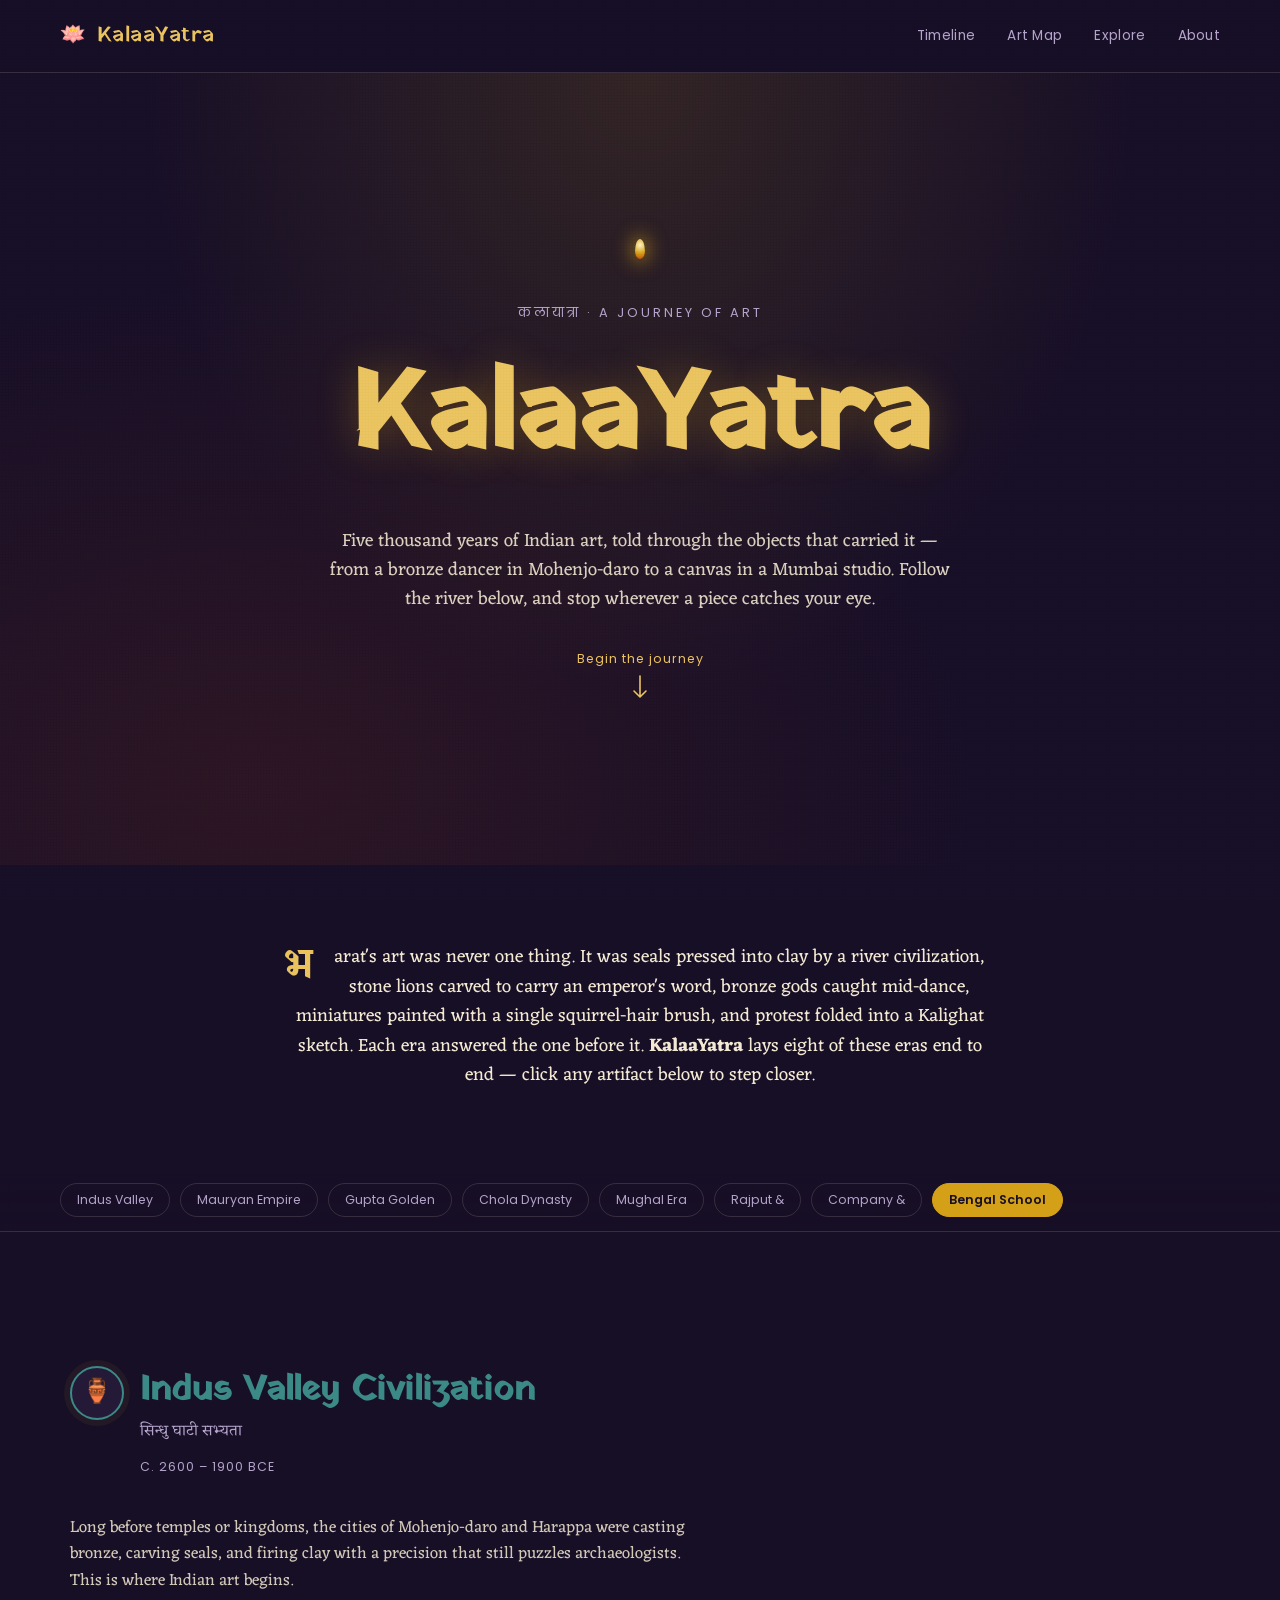
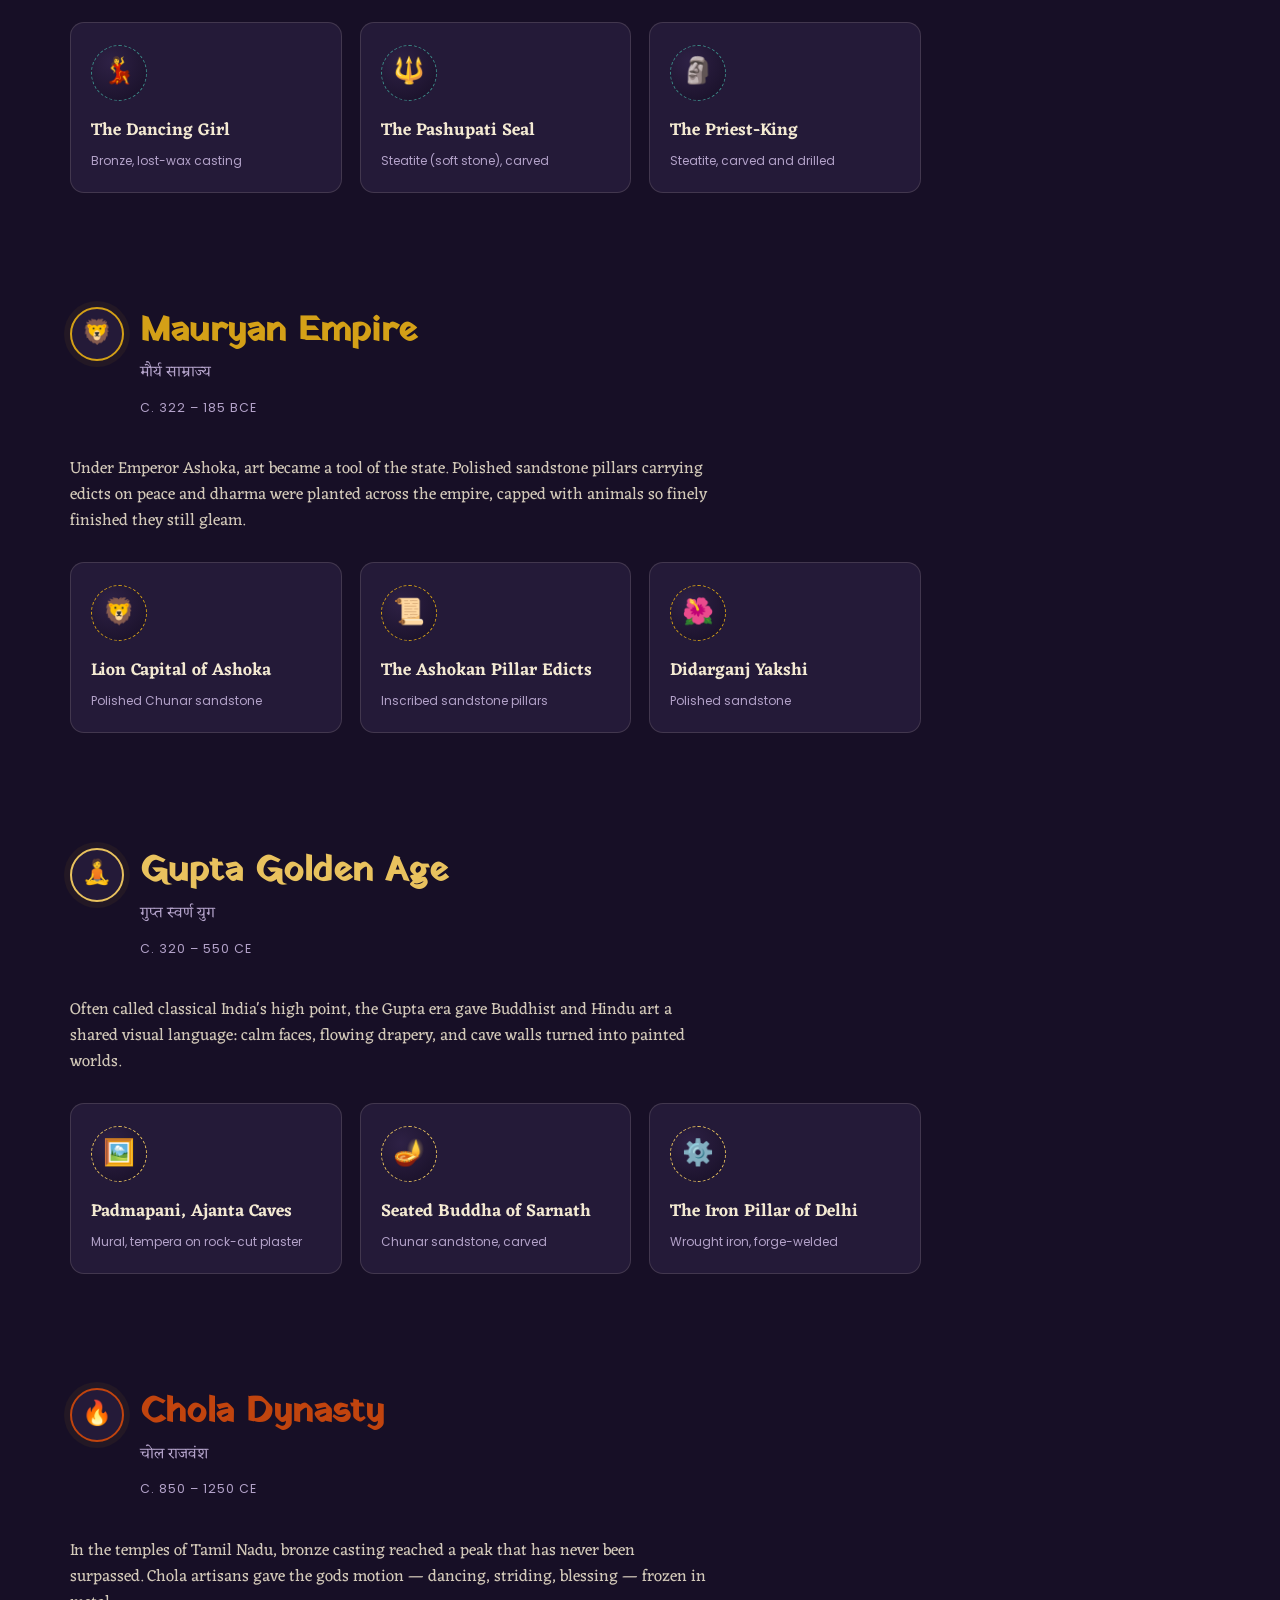
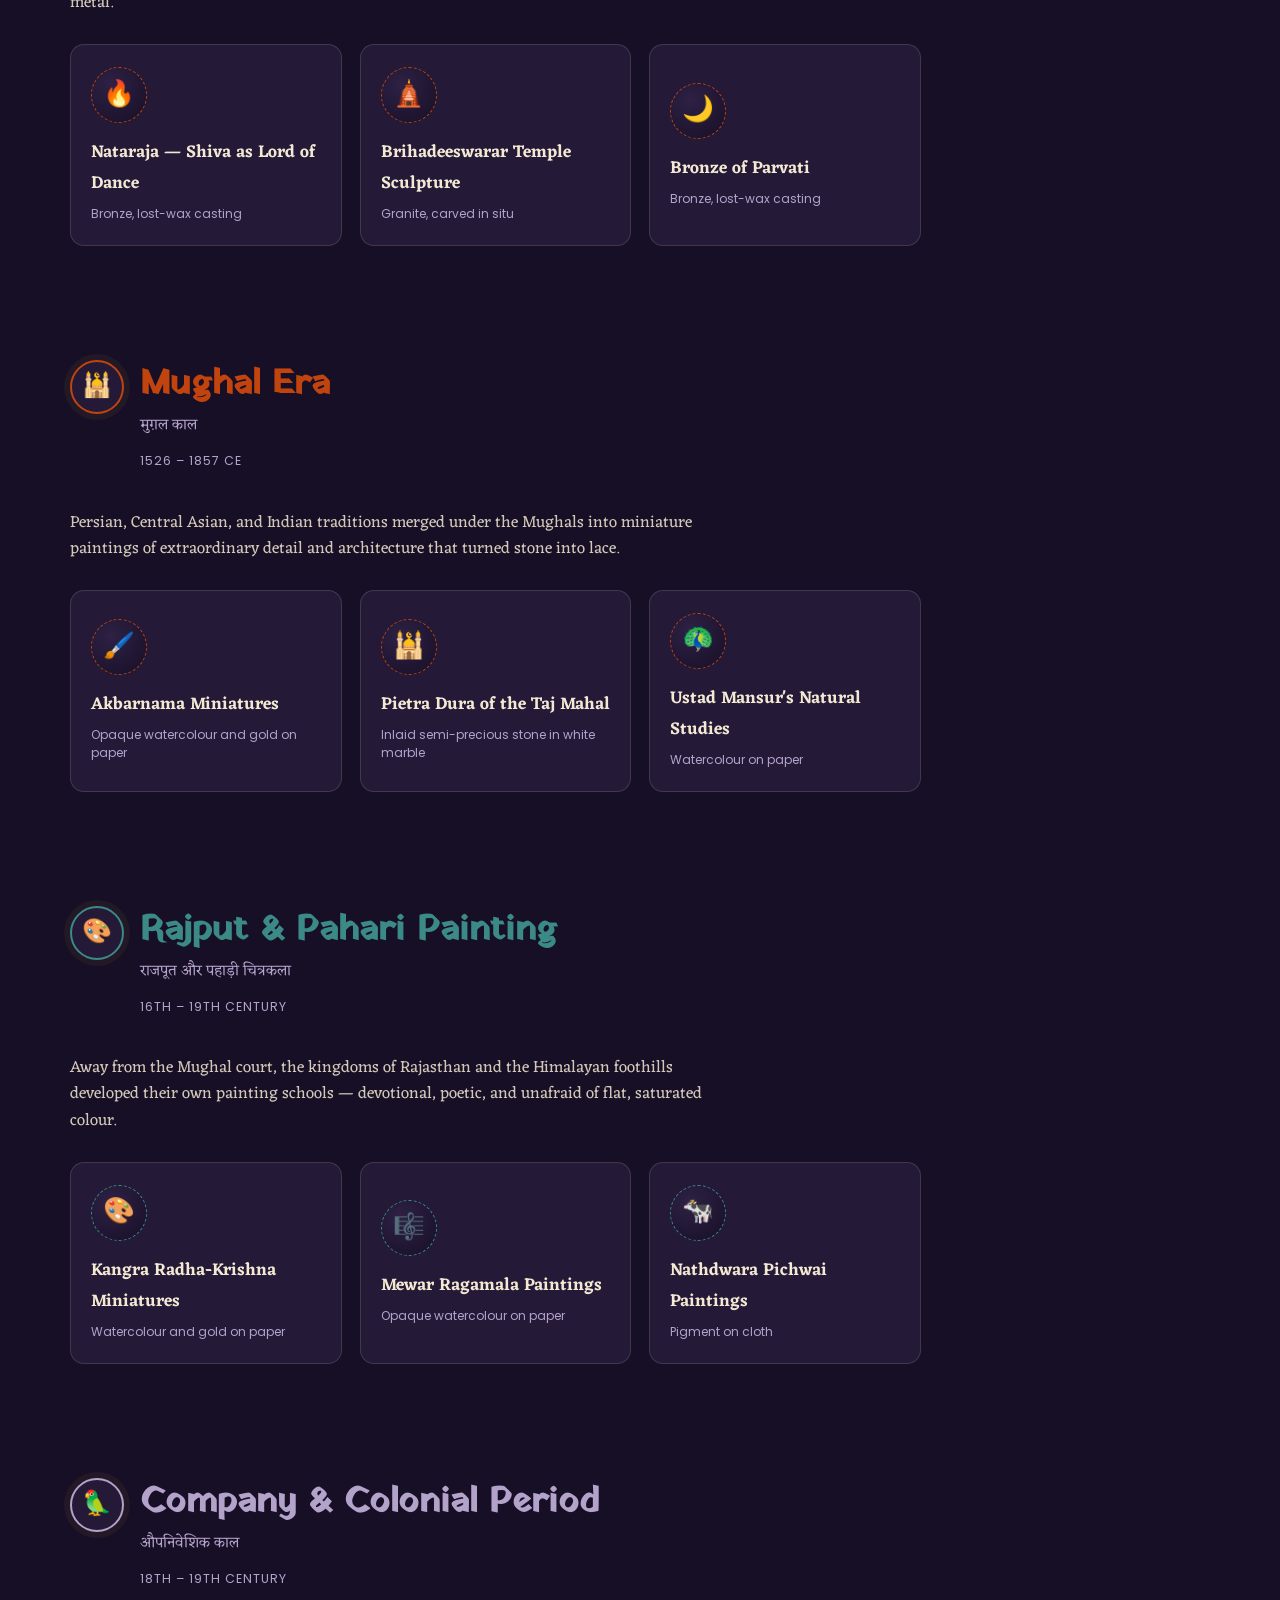
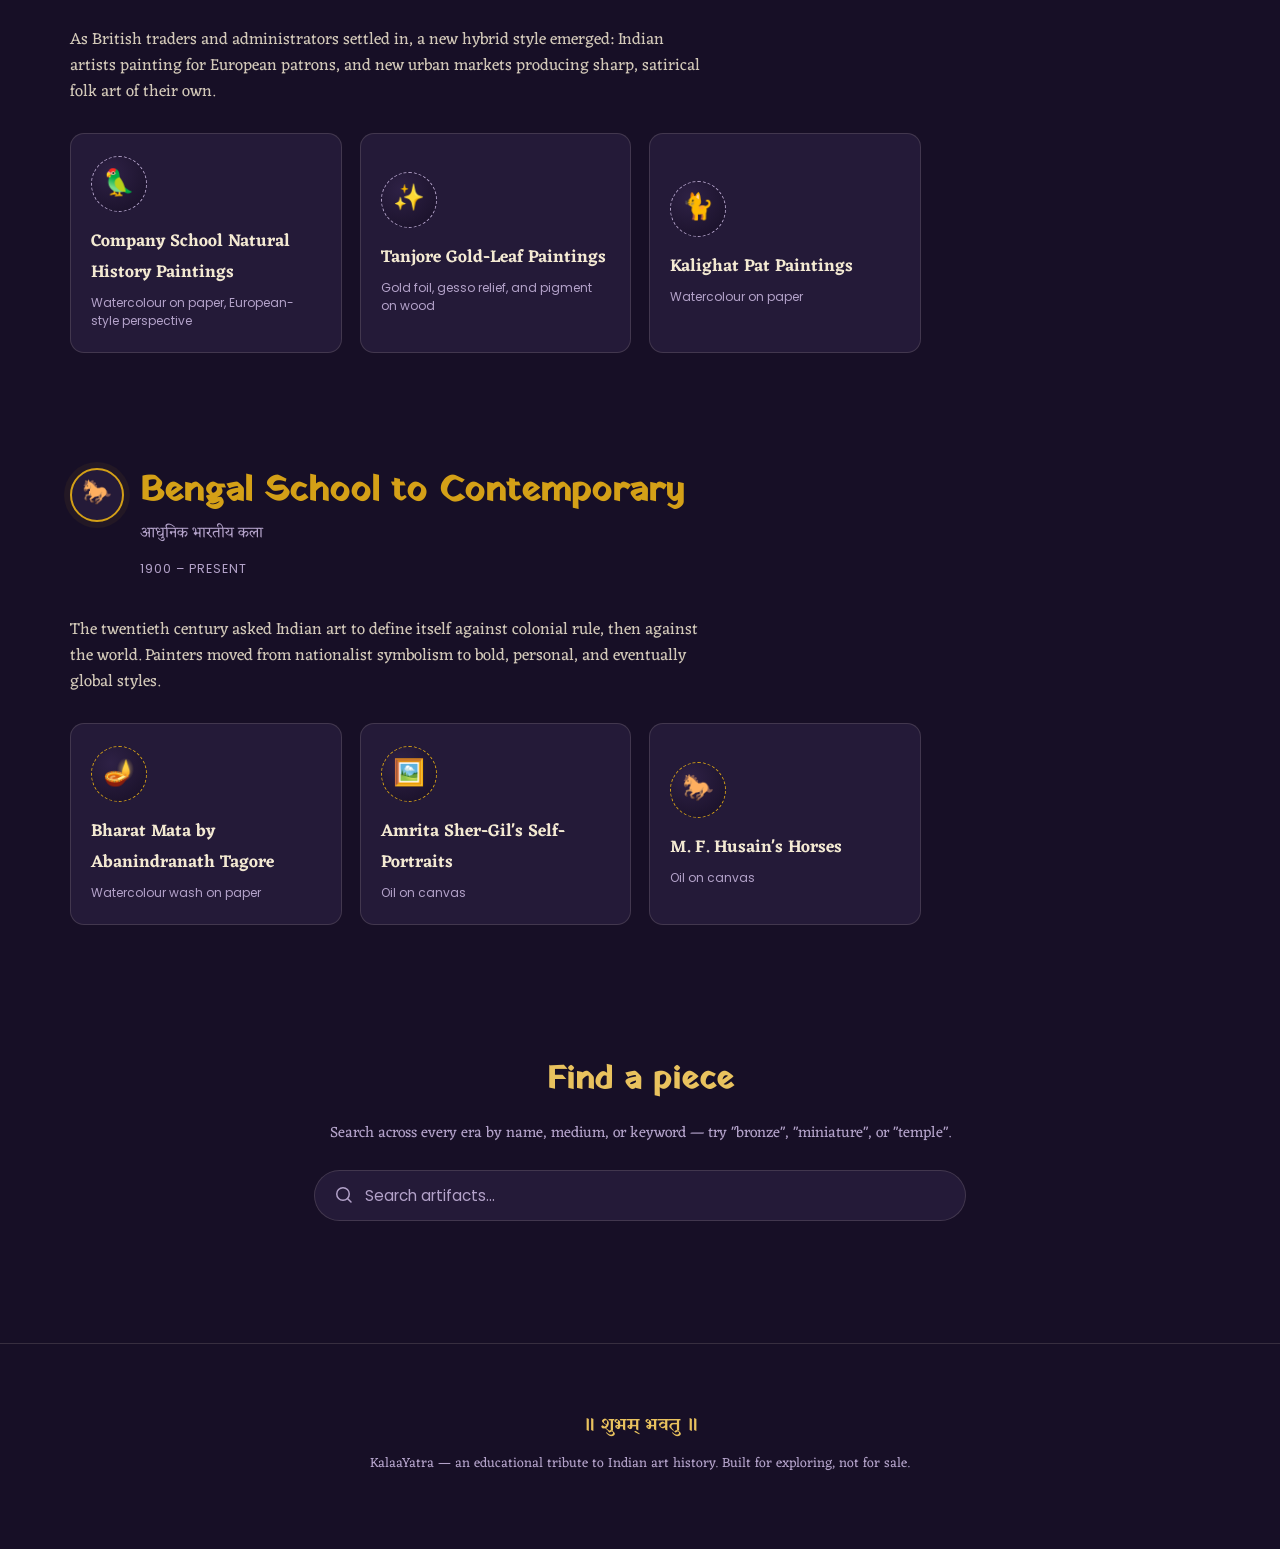
<file: index.html>
<!DOCTYPE html>
<html lang="en">
<head>
<meta charset="UTF-8">
<meta name="viewport" content="width=device-width, initial-scale=1.0">
<title>KalaaYatra — A Journey Through Indian Art</title>
<meta name="description" content="KalaaYatra is an interactive timeline of Indian art, from the Indus Valley to the contemporary era, with clickable artifacts and their history.">

<link rel="preconnect" href="https://fonts.googleapis.com">
<link rel="preconnect" href="https://fonts.gstatic.com" crossorigin>
<link href="https://fonts.googleapis.com/css2?family=Yatra+One&family=Eczar:wght@400;500;600;700&family=Poppins:wght@300;400;500;600&display=swap" rel="stylesheet">

<link rel="stylesheet" href="style.css">
</head>
<body>

<div class="grain-overlay" aria-hidden="true"></div>

<header class="site-header">
  <div class="brand">
    <span class="brand-mark" aria-hidden="true">🪷</span>
    <span class="brand-name">KalaaYatra</span>
  </div>
  <nav class="header-nav">
    <a href="#timeline">Timeline</a>
    <a href="map.html">Art Map</a>
    <a href="#search-section">Explore</a>
    <a href="#about">About</a>
  </nav>
</header>

<section class="hero">
  <div class="hero-diya" aria-hidden="true">
    <span class="flame"></span>
  </div>
  <p class="hero-eyebrow">कलायात्रा · a journey of art</p>
  <h1 class="hero-title">KalaaYatra</h1>
  <p class="hero-sub">Five thousand years of Indian art, told through the objects that carried it — from a bronze
    dancer in Mohenjo-daro to a canvas in a Mumbai studio. Follow the river below, and stop wherever a piece
    catches your eye.</p>
  <a href="#timeline" class="scroll-cue" aria-label="Scroll to timeline">
    <span>Begin the journey</span>
    <svg width="16" height="24" viewBox="0 0 16 24" fill="none" aria-hidden="true">
      <path d="M8 1V22M8 22L2 16M8 22L14 16" stroke="currentColor" stroke-width="1.6" stroke-linecap="round" stroke-linejoin="round"/>
    </svg>
  </a>
</section>

<section class="intro" id="about">
  <p><span class="intro-drop">भ</span>arat's art was never one thing. It was seals pressed into clay by a river
  civilization, stone lions carved to carry an emperor's word, bronze gods caught mid-dance, miniatures painted
  with a single squirrel-hair brush, and protest folded into a Kalighat sketch. Each era answered the one before
  it. <strong>KalaaYatra</strong> lays eight of these eras end to end — click any artifact below to step closer.</p>
</section>

<nav class="era-nav" id="era-nav" aria-label="Jump to era">
  <!-- populated by script.js -->
</nav>

<main>
  <section class="timeline-section" id="timeline">
    <svg class="river-svg" id="riverSvg" aria-hidden="true">
      <defs>
        <linearGradient id="riverGradient" x1="0" y1="0" x2="0" y2="1">
          <stop offset="0%" stop-color="#3C8A87"/>
          <stop offset="35%" stop-color="#D4A017"/>
          <stop offset="70%" stop-color="#C1440E"/>
          <stop offset="100%" stop-color="#E9C25E"/>
        </linearGradient>
      </defs>
      <path id="riverPath" d="" />
    </svg>
    <div class="timeline-container" id="timelineContainer">
      <!-- era rows populated by script.js -->
    </div>
  </section>

  <section class="search-section" id="search-section">
    <h2>Find a piece</h2>
    <p class="search-sub">Search across every era by name, medium, or keyword — try "bronze", "miniature", or "temple".</p>
    <div class="search-bar">
      <svg width="18" height="18" viewBox="0 0 18 18" fill="none" aria-hidden="true">
        <circle cx="8" cy="8" r="6.25" stroke="currentColor" stroke-width="1.5"/>
        <path d="M12.5 12.5L16 16" stroke="currentColor" stroke-width="1.5" stroke-linecap="round"/>
      </svg>
      <input type="text" id="searchInput" placeholder="Search artifacts…" aria-label="Search artifacts">
    </div>
    <div class="search-results" id="searchResults"></div>
  </section>
</main>

<footer class="site-footer">
  <p class="footer-mark" aria-hidden="true">॥ शुभम् भवतु ॥</p>
  <p>KalaaYatra — an educational tribute to Indian art history. Built for exploring, not for sale.</p>
</footer>

<div class="modal-overlay" id="modalOverlay">
  <div class="modal" role="dialog" aria-modal="true" aria-labelledby="modalTitle" tabindex="-1">
    <button class="modal-close" id="modalClose" aria-label="Close">&times;</button>
    <div class="modal-icon" id="modalIcon" aria-hidden="true"></div>
    <p class="modal-era" id="modalEra"></p>
    <h3 class="modal-title" id="modalTitle"></h3>
    <div class="modal-meta" id="modalMeta"></div>
    <p class="modal-desc" id="modalDesc"></p>
    <p class="modal-fact" id="modalFact"></p>
  </div>
</div>

<script src="script.js"></script>
</body>
</html>
</file>
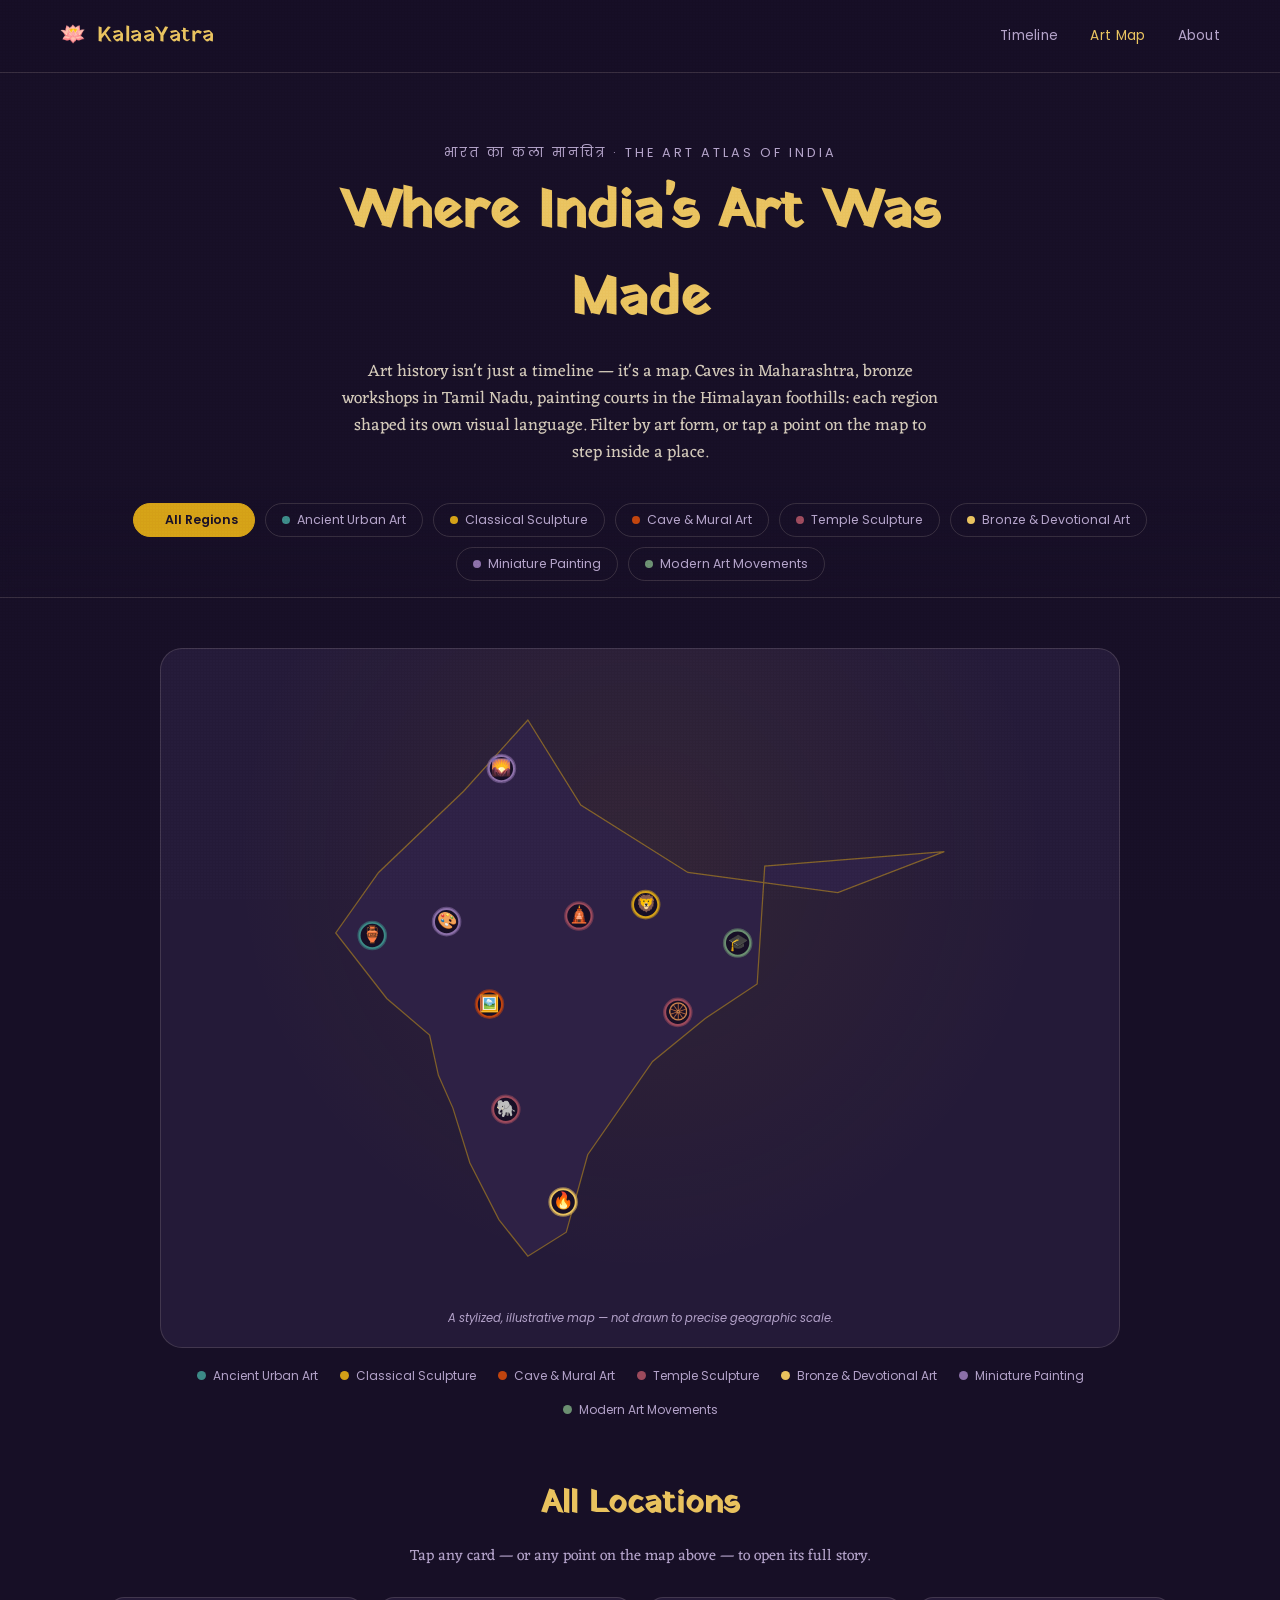
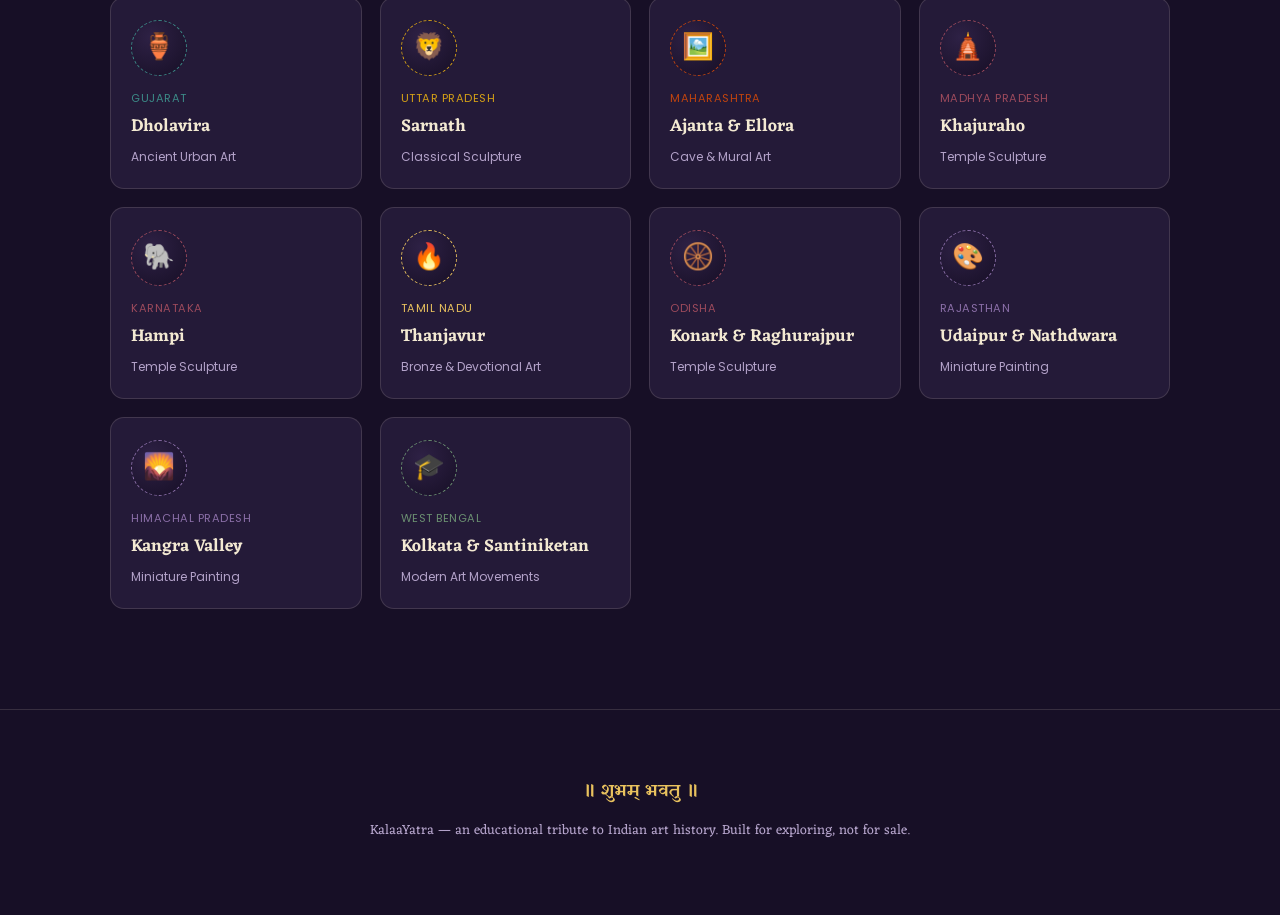
<file: map.html>
<!DOCTYPE html>
<html lang="en">
<head>
<meta charset="UTF-8">
<meta name="viewport" content="width=device-width, initial-scale=1.0">
<title>KalaaYatra — The Art Atlas of India</title>
<meta name="description" content="An interactive map of key locations in Indian art history — temples, caves, painting schools, and workshops — with images, descriptions, and historical context.">

<link rel="preconnect" href="https://fonts.googleapis.com">
<link rel="preconnect" href="https://fonts.gstatic.com" crossorigin>
<link href="https://fonts.googleapis.com/css2?family=Yatra+One&family=Eczar:wght@400;500;600;700&family=Poppins:wght@300;400;500;600&display=swap" rel="stylesheet">

<link rel="stylesheet" href="style.css">
<link rel="stylesheet" href="map.css">
</head>
<body>

<div class="grain-overlay" aria-hidden="true"></div>

<header class="site-header">
  <div class="brand">
    <span class="brand-mark" aria-hidden="true">🪷</span>
    <span class="brand-name">KalaaYatra</span>
  </div>
  <nav class="header-nav">
    <a href="index.html">Timeline</a>
    <a href="map.html" class="is-current">Art Map</a>
    <a href="index.html#about">About</a>
  </nav>
</header>

<section class="map-hero">
  <p class="hero-eyebrow">भारत का कला मानचित्र · the art atlas of india</p>
  <h1 class="map-hero-title">Where India's Art Was Made</h1>
  <p class="map-hero-sub">Art history isn't just a timeline — it's a map. Caves in Maharashtra, bronze
    workshops in Tamil Nadu, painting courts in the Himalayan foothills: each region shaped its own visual
    language. Filter by art form, or tap a point on the map to step inside a place.</p>
</section>

<nav class="filter-nav" id="filterNav" aria-label="Filter by art form">
  <!-- populated by map.js -->
</nav>

<main>
  <section class="map-section">
    <div class="map-wrap">
      <svg id="indiaMap" viewBox="0 0 1000 1000" role="img" aria-label="Stylized map of India with clickable location markers"></svg>
      <p class="map-caption">A stylized, illustrative map — not drawn to precise geographic scale.</p>
    </div>

    <div class="map-legend" id="mapLegend" aria-hidden="true">
      <!-- populated by map.js -->
    </div>
  </section>

  <section class="location-grid-section">
    <h2>All Locations</h2>
    <p class="location-grid-sub">Tap any card — or any point on the map above — to open its full story.</p>
    <div class="artifact-grid" id="locationGrid">
      <!-- populated by map.js -->
    </div>
  </section>
</main>

<footer class="site-footer">
  <p class="footer-mark" aria-hidden="true">॥ शुभम् भवतु ॥</p>
  <p>KalaaYatra — an educational tribute to Indian art history. Built for exploring, not for sale.</p>
</footer>

<div class="modal-overlay" id="modalOverlay">
  <div class="modal" role="dialog" aria-modal="true" aria-labelledby="modalTitle" tabindex="-1">
    <button class="modal-close" id="modalClose" aria-label="Close">&times;</button>
    <div class="modal-icon" id="modalIcon" aria-hidden="true"></div>
    <p class="modal-era" id="modalEra"></p>
    <h3 class="modal-title" id="modalTitle"></h3>
    <div class="modal-meta" id="modalMeta"></div>
    <p class="modal-desc" id="modalDesc"></p>
    <ul class="modal-highlights" id="modalHighlights"></ul>
    <p class="modal-fact" id="modalFact"></p>
  </div>
</div>

<script src="map.js"></script>
</body>
</html>
</file>
<file: style.css>
/* ============================================================
   KALAAYATRA — design tokens
   ============================================================ */
:root {
  --bg-deep:      #170F26;
  --bg-panel:     #241A38;
  --bg-panel-2:   #2E2145;
  --gold:         #D4A017;
  --gold-soft:    #E9C25E;
  --vermilion:    #C1440E;
  --teal:         #3C8A87;
  --cream:        #F3E9D2;
  --muted:        #B3A2C9;
  --line:         rgba(243, 233, 210, 0.14);

  --font-display: 'Yatra One', cursive;
  --font-body:    'Eczar', serif;
  --font-ui:      'Poppins', sans-serif;

  --radius-lg: 22px;
  --radius-md: 14px;
  --shadow-soft: 0 20px 60px rgba(0,0,0,0.35);
}

* { box-sizing: border-box; }

html { scroll-behavior: smooth; }

@media (prefers-reduced-motion: reduce) {
  html { scroll-behavior: auto; }
  * { animation-duration: 0.01ms !important; animation-iteration-count: 1 !important; transition-duration: 0.01ms !important; }
}

body {
  margin: 0;
  background: var(--bg-deep);
  color: var(--cream);
  font-family: var(--font-body);
  line-height: 1.6;
  overflow-x: hidden;
}

a { color: inherit; }

::selection { background: var(--vermilion); color: var(--cream); }

/* subtle paper grain overlay for texture */
.grain-overlay {
  position: fixed;
  inset: 0;
  pointer-events: none;
  z-index: 999;
  opacity: 0.05;
  mix-blend-mode: overlay;
  background-image: radial-gradient(circle at 1px 1px, #fff 1px, transparent 0);
  background-size: 3px 3px;
}

/* ============================================================
   HEADER
   ============================================================ */
.site-header {
  position: sticky;
  top: 0;
  z-index: 40;
  display: flex;
  align-items: center;
  justify-content: space-between;
  padding: 18px clamp(20px, 5vw, 60px);
  background: rgba(23, 15, 38, 0.75);
  backdrop-filter: blur(10px);
  border-bottom: 1px solid var(--line);
}

.brand {
  display: flex;
  align-items: center;
  gap: 10px;
  font-family: var(--font-display);
  font-size: 1.4rem;
  letter-spacing: 0.5px;
  color: var(--gold-soft);
}

.brand-mark { font-size: 1.3rem; }

.header-nav { display: flex; gap: clamp(14px, 3vw, 32px); font-family: var(--font-ui); font-size: 0.85rem; }

.header-nav a {
  text-decoration: none;
  color: var(--muted);
  transition: color 0.2s ease;
  letter-spacing: 0.3px;
}
.header-nav a:hover, .header-nav a:focus-visible { color: var(--gold-soft); }

/* ============================================================
   HERO
   ============================================================ */
.hero {
  position: relative;
  min-height: 88vh;
  display: flex;
  flex-direction: column;
  align-items: center;
  justify-content: center;
  text-align: center;
  padding: 40px 20px;
  background:
    radial-gradient(ellipse at 50% 0%, rgba(212,160,23,0.14) 0%, transparent 55%),
    radial-gradient(ellipse at 20% 90%, rgba(193,68,14,0.12) 0%, transparent 50%),
    var(--bg-deep);
}

.hero-diya { margin-bottom: 18px; position: relative; width: 46px; height: 46px; }
.hero-diya .flame {
  display: block;
  width: 10px;
  height: 20px;
  margin: 0 auto;
  border-radius: 50% 50% 50% 50% / 60% 60% 40% 40%;
  background: radial-gradient(circle at 50% 30%, #FFF3C4, var(--gold) 55%, var(--vermilion) 100%);
  box-shadow: 0 0 18px 4px rgba(212,160,23,0.55);
  animation: flicker 2.4s ease-in-out infinite;
  transform-origin: 50% 100%;
}
@keyframes flicker {
  0%, 100% { transform: scaleY(1) rotate(-1deg); }
  25% { transform: scaleY(1.08) rotate(1.5deg); }
  50% { transform: scaleY(0.94) rotate(-2deg); }
  75% { transform: scaleY(1.05) rotate(1deg); }
}

.hero-eyebrow {
  font-family: var(--font-ui);
  font-size: 0.8rem;
  letter-spacing: 3px;
  text-transform: uppercase;
  color: var(--muted);
  margin: 0 0 6px;
}

.hero-title {
  font-family: var(--font-display);
  font-size: clamp(3.4rem, 11vw, 7rem);
  color: var(--gold-soft);
  margin: 0;
  text-shadow: 0 0 40px rgba(212,160,23,0.3);
}

.hero-sub {
  max-width: 620px;
  color: var(--cream);
  opacity: 0.88;
  font-size: clamp(1rem, 2vw, 1.15rem);
  margin: 18px 0 34px;
}

.scroll-cue {
  display: flex;
  flex-direction: column;
  align-items: center;
  gap: 6px;
  text-decoration: none;
  color: var(--gold-soft);
  font-family: var(--font-ui);
  font-size: 0.78rem;
  letter-spacing: 1px;
  animation: bob 2.2s ease-in-out infinite;
}
@keyframes bob {
  0%, 100% { transform: translateY(0); }
  50% { transform: translateY(6px); }
}

/* ============================================================
   INTRO
   ============================================================ */
.intro {
  max-width: 760px;
  margin: 0 auto;
  padding: 60px 24px;
  text-align: center;
  font-size: 1.15rem;
  color: var(--cream);
}
.intro-drop {
  font-family: var(--font-display);
  font-size: 2.6rem;
  color: var(--gold-soft);
  float: left;
  line-height: 0.8;
  margin: 6px 8px 0 0;
}

/* ============================================================
   ERA QUICK NAV
   ============================================================ */
.era-nav {
  position: sticky;
  top: 63px;
  z-index: 30;
  display: flex;
  gap: 10px;
  overflow-x: auto;
  padding: 14px clamp(20px, 5vw, 60px);
  background: linear-gradient(to bottom, rgba(23,15,38,0.92), rgba(23,15,38,0.7));
  backdrop-filter: blur(6px);
  border-bottom: 1px solid var(--line);
  scrollbar-width: thin;
}
.era-nav::-webkit-scrollbar { height: 6px; }
.era-nav::-webkit-scrollbar-thumb { background: var(--bg-panel-2); border-radius: 4px; }

.era-pill {
  flex: 0 0 auto;
  font-family: var(--font-ui);
  font-size: 0.78rem;
  white-space: nowrap;
  padding: 7px 16px;
  border-radius: 999px;
  border: 1px solid var(--line);
  background: transparent;
  color: var(--muted);
  cursor: pointer;
  transition: all 0.25s ease;
}
.era-pill:hover, .era-pill:focus-visible { border-color: var(--gold); color: var(--gold-soft); }
.era-pill.active {
  background: var(--gold);
  border-color: var(--gold);
  color: var(--bg-deep);
  font-weight: 600;
}

/* ============================================================
   TIMELINE
   ============================================================ */
.timeline-section {
  position: relative;
  padding: 80px 20px 40px;
  max-width: 1180px;
  margin: 0 auto;
}

.river-svg {
  position: absolute;
  top: 0;
  left: 0;
  width: 100%;
  height: 100%;
  pointer-events: none;
  z-index: 0;
}
.river-svg path {
  fill: none;
  stroke: url(#riverGradient);
  stroke-width: 2.5;
  stroke-dasharray: 6 10;
  opacity: 0.55;
}

.timeline-container {
  position: relative;
  z-index: 1;
  display: flex;
  flex-direction: column;
  gap: 10px;
}

.era-block {
  padding: 50px 0;
  opacity: 0;
  transform: translateY(28px);
  transition: opacity 0.7s ease, transform 0.7s ease;
}
.era-block.is-visible { opacity: 1; transform: translateY(0); }

.era-header {
  display: flex;
  align-items: baseline;
  gap: 16px;
  margin-bottom: 26px;
  flex-wrap: wrap;
}

.era-marker {
  flex: 0 0 auto;
  width: 54px;
  height: 54px;
  border-radius: 50%;
  display: flex;
  align-items: center;
  justify-content: center;
  font-size: 1.5rem;
  background: var(--bg-panel);
  border: 2px solid var(--era-color, var(--gold));
  box-shadow: 0 0 0 6px rgba(212,160,23,0.06);
}

.era-titles { flex: 1 1 auto; min-width: 220px; }

.era-name {
  font-family: var(--font-display);
  font-size: clamp(1.6rem, 3.4vw, 2.2rem);
  color: var(--era-color, var(--gold-soft));
  margin: 0 0 2px;
}
.era-name-hindi {
  font-family: var(--font-body);
  font-size: 0.95rem;
  color: var(--muted);
  margin: 0;
}
.era-period {
  font-family: var(--font-ui);
  font-size: 0.78rem;
  letter-spacing: 1px;
  color: var(--muted);
  text-transform: uppercase;
}

.era-intro {
  max-width: 640px;
  color: var(--cream);
  opacity: 0.85;
  font-size: 1.02rem;
  margin: 0 0 28px;
}

.artifact-grid {
  display: grid;
  grid-template-columns: repeat(auto-fill, minmax(230px, 1fr));
  gap: 18px;
}

.artifact-card {
  position: relative;
  background: var(--bg-panel);
  border: 1px solid var(--line);
  border-radius: var(--radius-md);
  padding: 22px 20px;
  text-align: left;
  cursor: pointer;
  color: var(--cream);
  font-family: inherit;
  transition: transform 0.25s ease, box-shadow 0.25s ease, border-color 0.25s ease;
}
.artifact-card:hover, .artifact-card:focus-visible {
  transform: translateY(-4px);
  border-color: var(--era-color, var(--gold));
  box-shadow: var(--shadow-soft);
  outline: none;
}

.artifact-icon-wrap {
  width: 56px;
  height: 56px;
  border-radius: 50%;
  display: flex;
  align-items: center;
  justify-content: center;
  font-size: 1.6rem;
  margin-bottom: 14px;
  background: radial-gradient(circle at 35% 30%, var(--bg-panel-2), var(--bg-deep));
  border: 1px dashed var(--era-color, var(--gold));
}

.artifact-name {
  font-family: var(--font-body);
  font-weight: 600;
  font-size: 1.08rem;
  margin: 0 0 6px;
}

.artifact-medium {
  font-family: var(--font-ui);
  font-size: 0.75rem;
  color: var(--muted);
  margin: 0;
}

.card-cue {
  position: absolute;
  bottom: 16px;
  right: 18px;
  font-family: var(--font-ui);
  font-size: 0.7rem;
  color: var(--era-color, var(--gold-soft));
  opacity: 0;
  transition: opacity 0.25s ease;
}
.artifact-card:hover .card-cue, .artifact-card:focus-visible .card-cue { opacity: 1; }

/* ============================================================
   SEARCH
   ============================================================ */
.search-section {
  max-width: 700px;
  margin: 40px auto 100px;
  padding: 0 24px;
  text-align: center;
}
.search-section h2 {
  font-family: var(--font-display);
  color: var(--gold-soft);
  font-size: 2rem;
  margin-bottom: 6px;
}
.search-sub { color: var(--muted); font-size: 0.95rem; margin-bottom: 24px; }

.search-bar {
  display: flex;
  align-items: center;
  gap: 10px;
  background: var(--bg-panel);
  border: 1px solid var(--line);
  border-radius: 999px;
  padding: 12px 20px;
  color: var(--muted);
}
.search-bar input {
  flex: 1;
  background: transparent;
  border: none;
  outline: none;
  color: var(--cream);
  font-family: var(--font-ui);
  font-size: 0.95rem;
}
.search-bar input::placeholder { color: var(--muted); }

.search-results {
  margin-top: 22px;
  display: grid;
  grid-template-columns: repeat(auto-fill, minmax(200px, 1fr));
  gap: 14px;
  text-align: left;
}
.search-results .artifact-card { padding: 16px 18px; }
.search-empty { color: var(--muted); font-size: 0.9rem; grid-column: 1/-1; }

/* ============================================================
   FOOTER
   ============================================================ */
.site-footer {
  text-align: center;
  padding: 50px 20px 60px;
  border-top: 1px solid var(--line);
  color: var(--muted);
  font-size: 0.85rem;
}
.footer-mark {
  font-family: var(--font-display);
  color: var(--gold-soft);
  font-size: 1.1rem;
  margin-bottom: 8px;
}

/* ============================================================
   MODAL
   ============================================================ */
.modal-overlay {
  position: fixed;
  inset: 0;
  background: rgba(10, 6, 18, 0.78);
  backdrop-filter: blur(4px);
  display: flex;
  align-items: center;
  justify-content: center;
  padding: 20px;
  opacity: 0;
  visibility: hidden;
  transition: opacity 0.25s ease;
  z-index: 100;
}
.modal-overlay.open { opacity: 1; visibility: visible; }

.modal {
  position: relative;
  max-width: 560px;
  width: 100%;
  max-height: 86vh;
  overflow-y: auto;
  background: linear-gradient(160deg, var(--bg-panel-2), var(--bg-panel));
  border: 1px solid var(--line);
  border-radius: var(--radius-lg);
  padding: 40px 34px 34px;
  box-shadow: var(--shadow-soft);
  transform: scale(0.94) translateY(10px);
  transition: transform 0.28s ease;
}
.modal-overlay.open .modal { transform: scale(1) translateY(0); }

.modal-close {
  position: absolute;
  top: 16px;
  right: 18px;
  background: none;
  border: none;
  color: var(--muted);
  font-size: 1.8rem;
  line-height: 1;
  cursor: pointer;
  transition: color 0.2s ease;
}
.modal-close:hover, .modal-close:focus-visible { color: var(--gold-soft); }

.modal-icon {
  width: 70px;
  height: 70px;
  border-radius: 50%;
  display: flex;
  align-items: center;
  justify-content: center;
  font-size: 2rem;
  margin-bottom: 18px;
  background: radial-gradient(circle at 35% 30%, var(--bg-panel-2), var(--bg-deep));
  border: 1px solid var(--era-color, var(--gold));
}

.modal-era {
  font-family: var(--font-ui);
  text-transform: uppercase;
  letter-spacing: 1.5px;
  font-size: 0.72rem;
  color: var(--era-color, var(--gold-soft));
  margin: 0 0 6px;
}

.modal-title {
  font-family: var(--font-display);
  font-size: 1.7rem;
  color: var(--cream);
  margin: 0 0 16px;
}

.modal-meta {
  display: grid;
  grid-template-columns: auto 1fr;
  gap: 6px 14px;
  font-family: var(--font-ui);
  font-size: 0.82rem;
  color: var(--muted);
  margin-bottom: 20px;
  padding-bottom: 18px;
  border-bottom: 1px solid var(--line);
}
.modal-meta dt { font-weight: 600; color: var(--gold-soft); }
.modal-meta dd { margin: 0; }

.modal-desc {
  font-size: 1.02rem;
  color: var(--cream);
  opacity: 0.92;
  margin: 0 0 16px;
}

.modal-fact {
  font-family: var(--font-ui);
  font-size: 0.85rem;
  color: var(--muted);
  font-style: italic;
  border-left: 2px solid var(--era-color, var(--gold));
  padding-left: 12px;
}

/* ============================================================
   RESPONSIVE
   ============================================================ */
@media (max-width: 600px) {
  .header-nav { display: none; }
  .era-header { gap: 12px; }
  .era-marker { width: 44px; height: 44px; font-size: 1.2rem; }
  .modal { padding: 30px 22px 26px; }
}
</file>
<file: map.css>
/* ============================================================
   MAP PAGE — extends style.css tokens with category colors
   ============================================================ */
:root {
  --cat-ancient:    #3C8A87; /* teal   — Ancient Urban Art */
  --cat-classical:  #D4A017; /* gold   — Classical Sculpture */
  --cat-cave:       #C1440E; /* vermilion — Cave & Mural Art */
  --cat-temple:     #9C4A5C; /* rose   — Temple Sculpture */
  --cat-bronze:     #E9C25E; /* amber  — Bronze & Devotional Art */
  --cat-miniature:  #8B6FA8; /* mauve  — Miniature Painting */
  --cat-modern:     #6B8F71; /* sage   — Modern Art Movements */
}

.header-nav a.is-current { color: var(--gold-soft); }

/* ============================================================
   HERO
   ============================================================ */
.map-hero {
  max-width: 760px;
  margin: 0 auto;
  padding: 70px 24px 20px;
  text-align: center;
}
.map-hero-title {
  font-family: var(--font-display);
  font-size: clamp(2.2rem, 6vw, 3.4rem);
  color: var(--gold-soft);
  margin: 4px 0 16px;
}
.map-hero-sub {
  color: var(--cream);
  opacity: 0.85;
  font-size: 1.05rem;
  max-width: 600px;
  margin: 0 auto;
}

/* ============================================================
   FILTER PILLS (mirrors era-nav / era-pill from style.css)
   ============================================================ */
.filter-nav {
  position: sticky;
  top: 63px;
  z-index: 30;
  display: flex;
  flex-wrap: wrap;
  gap: 10px;
  justify-content: center;
  padding: 16px clamp(20px, 5vw, 60px);
  background: linear-gradient(to bottom, rgba(23,15,38,0.92), rgba(23,15,38,0.7));
  backdrop-filter: blur(6px);
  border-bottom: 1px solid var(--line);
}

.filter-pill {
  font-family: var(--font-ui);
  font-size: 0.78rem;
  white-space: nowrap;
  padding: 7px 16px;
  border-radius: 999px;
  border: 1px solid var(--line);
  background: transparent;
  color: var(--muted);
  cursor: pointer;
  display: flex;
  align-items: center;
  gap: 7px;
  transition: all 0.25s ease;
}
.filter-pill .dot {
  width: 8px;
  height: 8px;
  border-radius: 50%;
  background: var(--pill-color, var(--gold));
  flex: 0 0 auto;
}
.filter-pill:hover, .filter-pill:focus-visible { border-color: var(--pill-color, var(--gold)); color: var(--cream); }
.filter-pill.active {
  background: var(--pill-color, var(--gold));
  border-color: var(--pill-color, var(--gold));
  color: var(--bg-deep);
  font-weight: 600;
}

/* ============================================================
   MAP
   ============================================================ */
.map-section {
  max-width: 1000px;
  margin: 50px auto 20px;
  padding: 0 20px;
}

.map-wrap {
  position: relative;
  background: radial-gradient(ellipse at 50% 30%, rgba(212,160,23,0.08), transparent 60%), var(--bg-panel);
  border: 1px solid var(--line);
  border-radius: var(--radius-lg);
  padding: 20px;
}

#indiaMap {
  width: 100%;
  height: auto;
  display: block;
  max-height: 70vh;
}

.map-caption {
  text-align: center;
  font-family: var(--font-ui);
  font-size: 0.72rem;
  color: var(--muted);
  margin: 10px 0 0;
  font-style: italic;
}

.india-shape {
  fill: var(--bg-panel-2);
  stroke: var(--gold);
  stroke-width: 2;
  stroke-opacity: 0.5;
}

.pin {
  cursor: pointer;
}
.pin .pin-ring {
  fill: none;
  stroke: var(--pin-color, var(--gold));
  stroke-width: 3;
  opacity: 0.55;
  transform-origin: center;
  animation: pulse 2.6s ease-out infinite;
}
.pin .pin-dot {
  fill: var(--bg-deep);
  stroke: var(--pin-color, var(--gold));
  stroke-width: 3;
  transition: transform 0.2s ease;
}
.pin .pin-icon {
  font-size: 26px;
  text-anchor: middle;
  dominant-baseline: central;
  pointer-events: none;
}
.pin:hover .pin-dot, .pin:focus-visible .pin-dot {
  transform: scale(1.15);
  transform-box: fill-box;
  transform-origin: center;
}
.pin.dimmed { opacity: 0.18; }
.pin.dimmed .pin-ring { animation: none; }

@keyframes pulse {
  0%   { r: 22; opacity: 0.55; }
  80%  { r: 44; opacity: 0; }
  100% { r: 44; opacity: 0; }
}

/* ============================================================
   LEGEND
   ============================================================ */
.map-legend {
  display: flex;
  flex-wrap: wrap;
  gap: 14px 22px;
  justify-content: center;
  margin-top: 18px;
  padding: 0 10px;
}
.legend-item {
  display: flex;
  align-items: center;
  gap: 7px;
  font-family: var(--font-ui);
  font-size: 0.75rem;
  color: var(--muted);
}
.legend-item .dot {
  width: 9px;
  height: 9px;
  border-radius: 50%;
  background: var(--legend-color, var(--gold));
}

/* ============================================================
   LOCATION GRID
   ============================================================ */
.location-grid-section {
  max-width: 1100px;
  margin: 60px auto 100px;
  padding: 0 20px;
  text-align: center;
}
.location-grid-section h2 {
  font-family: var(--font-display);
  color: var(--gold-soft);
  font-size: 2rem;
  margin-bottom: 6px;
}
.location-grid-sub {
  color: var(--muted);
  font-size: 0.95rem;
  margin-bottom: 28px;
}
.location-grid-section .artifact-grid { text-align: left; }
.location-card-state {
  font-family: var(--font-ui);
  font-size: 0.7rem;
  letter-spacing: 0.5px;
  text-transform: uppercase;
  color: var(--card-color, var(--gold-soft));
  margin: 0 0 4px;
}
.location-card.is-hidden { display: none; }

/* ============================================================
   MODAL HIGHLIGHTS LIST (extends style.css modal)
   ============================================================ */
.modal-highlights {
  list-style: none;
  margin: 0 0 18px;
  padding: 0;
  display: flex;
  flex-direction: column;
  gap: 10px;
}
.modal-highlights li {
  font-size: 0.92rem;
  color: var(--cream);
  opacity: 0.92;
  padding-left: 16px;
  position: relative;
}
.modal-highlights li::before {
  content: "◆";
  position: absolute;
  left: 0;
  top: 2px;
  font-size: 0.6rem;
  color: var(--era-color, var(--gold));
}
.modal-highlights li strong { color: var(--gold-soft); font-weight: 600; }

/* ============================================================
   RESPONSIVE
   ============================================================ */
@media (max-width: 600px) {
  .filter-nav { justify-content: flex-start; overflow-x: auto; flex-wrap: nowrap; }
  .map-wrap { padding: 12px; }
  .pin .pin-icon { font-size: 22px; }
}
</file>
